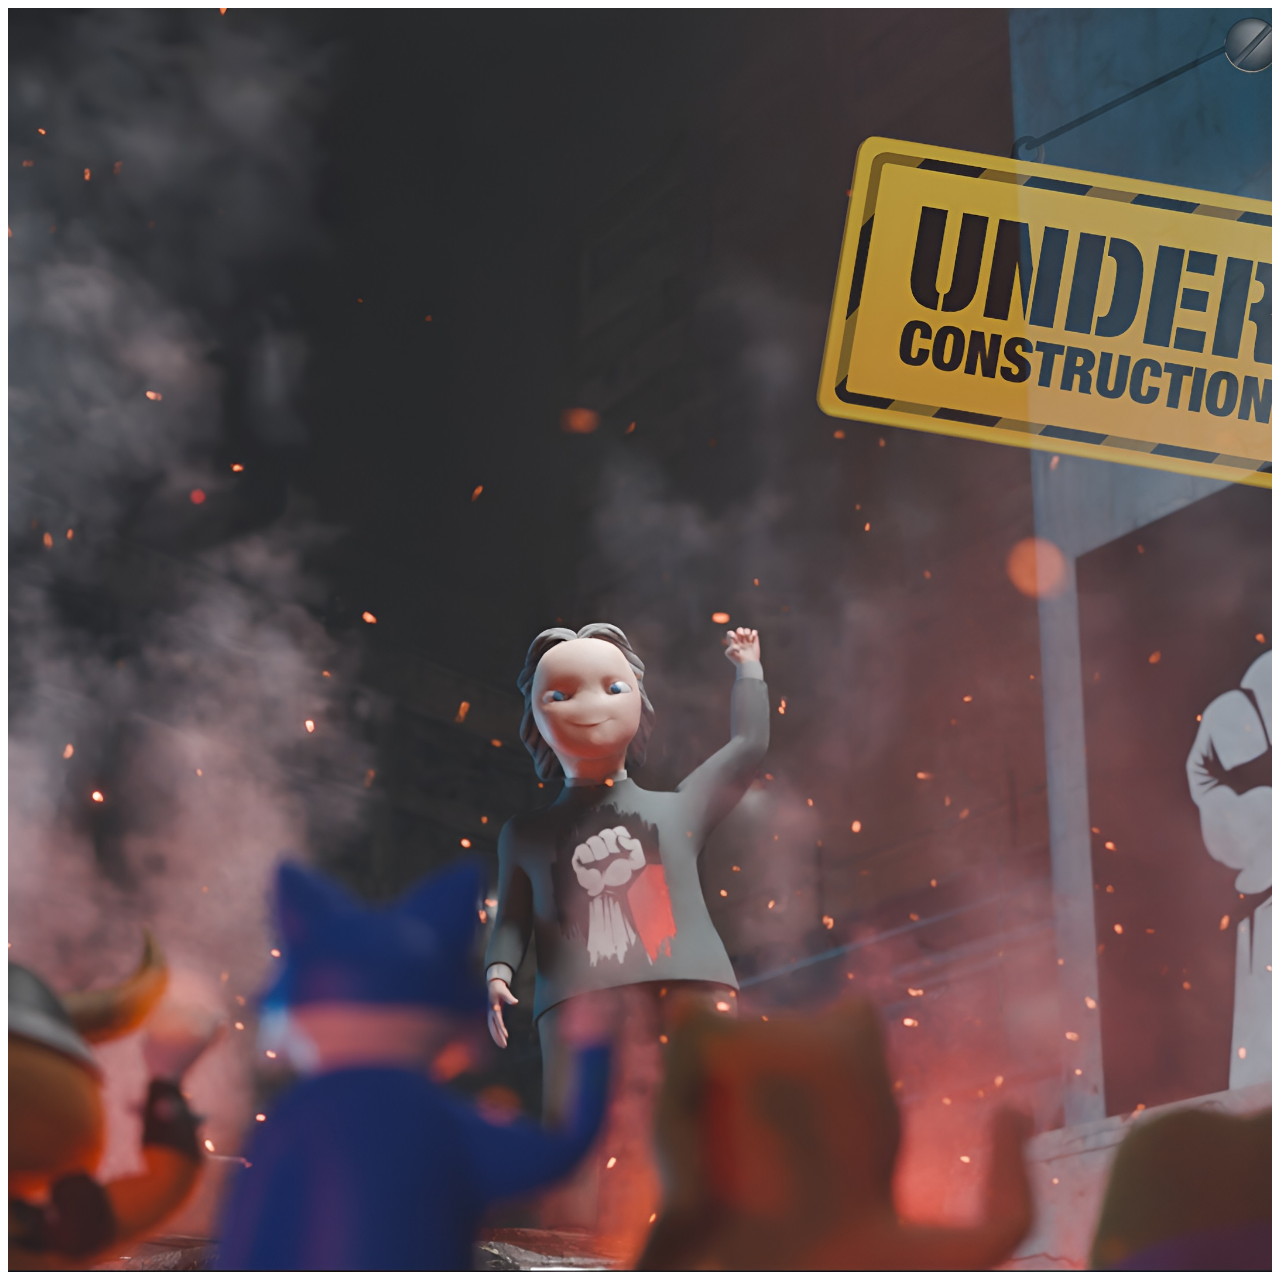
<file: index.html>
<!DOCTYPE html>
<html>
  <head lang="en">
    <meta charset="UTF-8" />

    <!--Page Title-->
    <title>FOMO Revolution - A revolution against RUG in MEMES</title>

    <!--Meta Keywords and Description-->
    <meta name="keywords" content="" />
    <meta name="description" content="" />
    <meta
      name="viewport"
      content="width=device-width, initial-scale=1.0, user-scalable=no"
    />
    <style>
      .container {
        width: 100%;
      }

      .container img {
        width: 100%;
        aspect-ratio: 1 / 1; /* defining the aspect ratio of the image */
        object-fit: cover; /* making sure the image isn't distorted */
      }
    </style>
  </head>
  <body>
    <div class="container">
      <!-- <img
        src="./images/fomo_under_construction.png"
        alt="Under Construction"
        height="650"
      /> -->
      <img
        src="./images/fomo_under_construction_jpg.jpg"
        alt="FOMO Revolution"
      />
    </div>
  </body>
</html>
</file>
